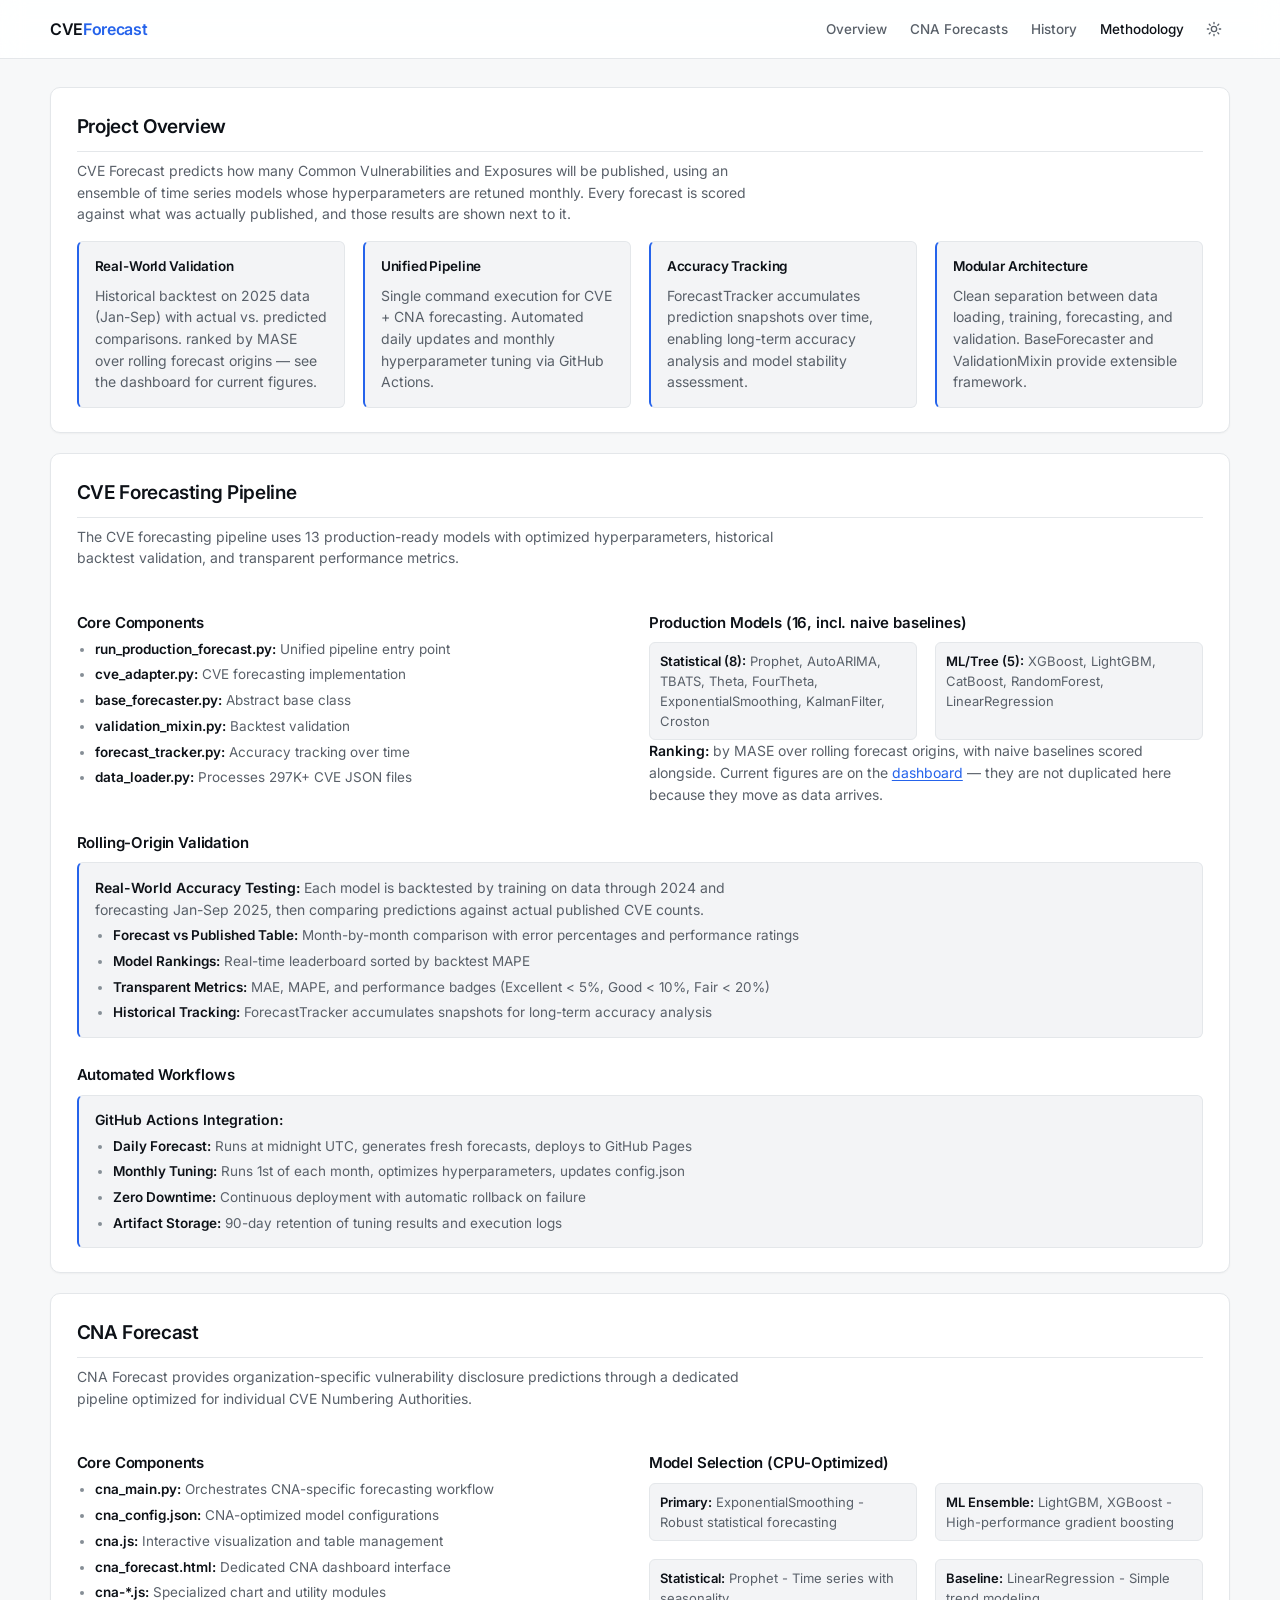
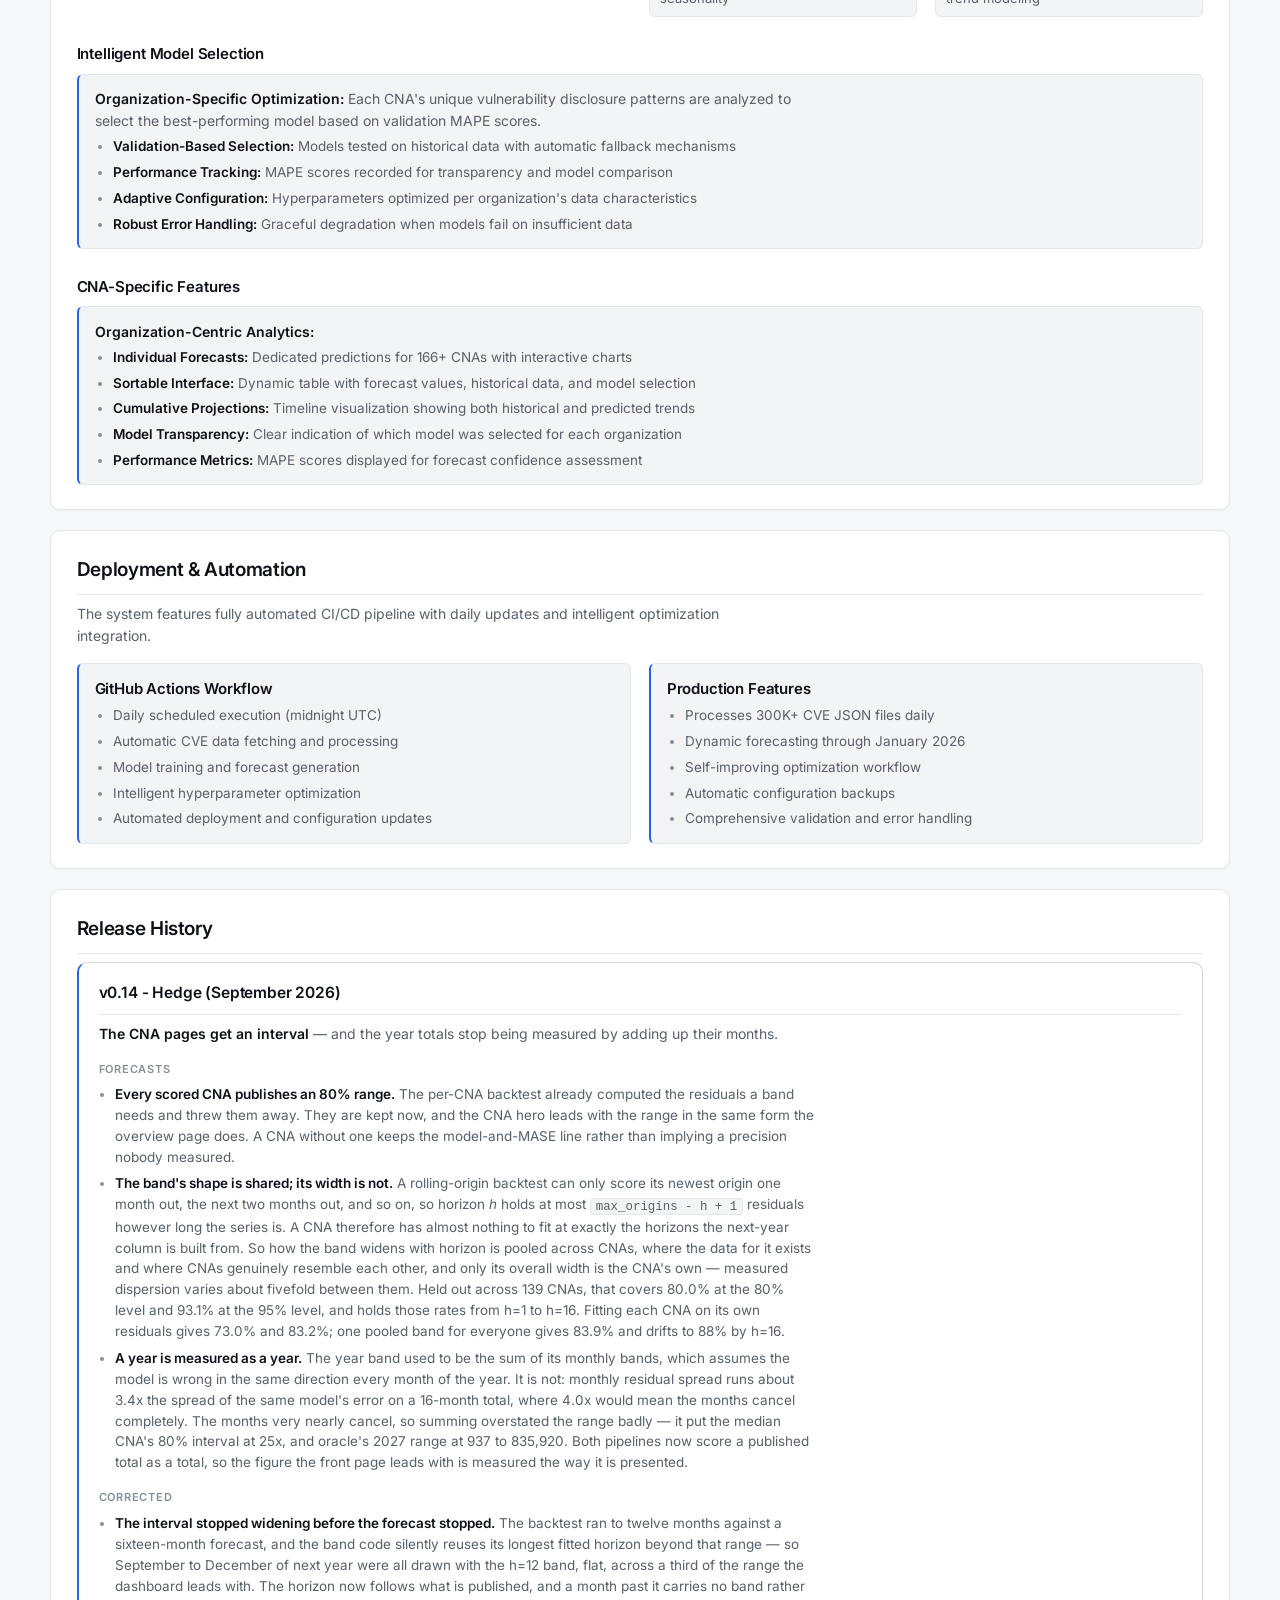
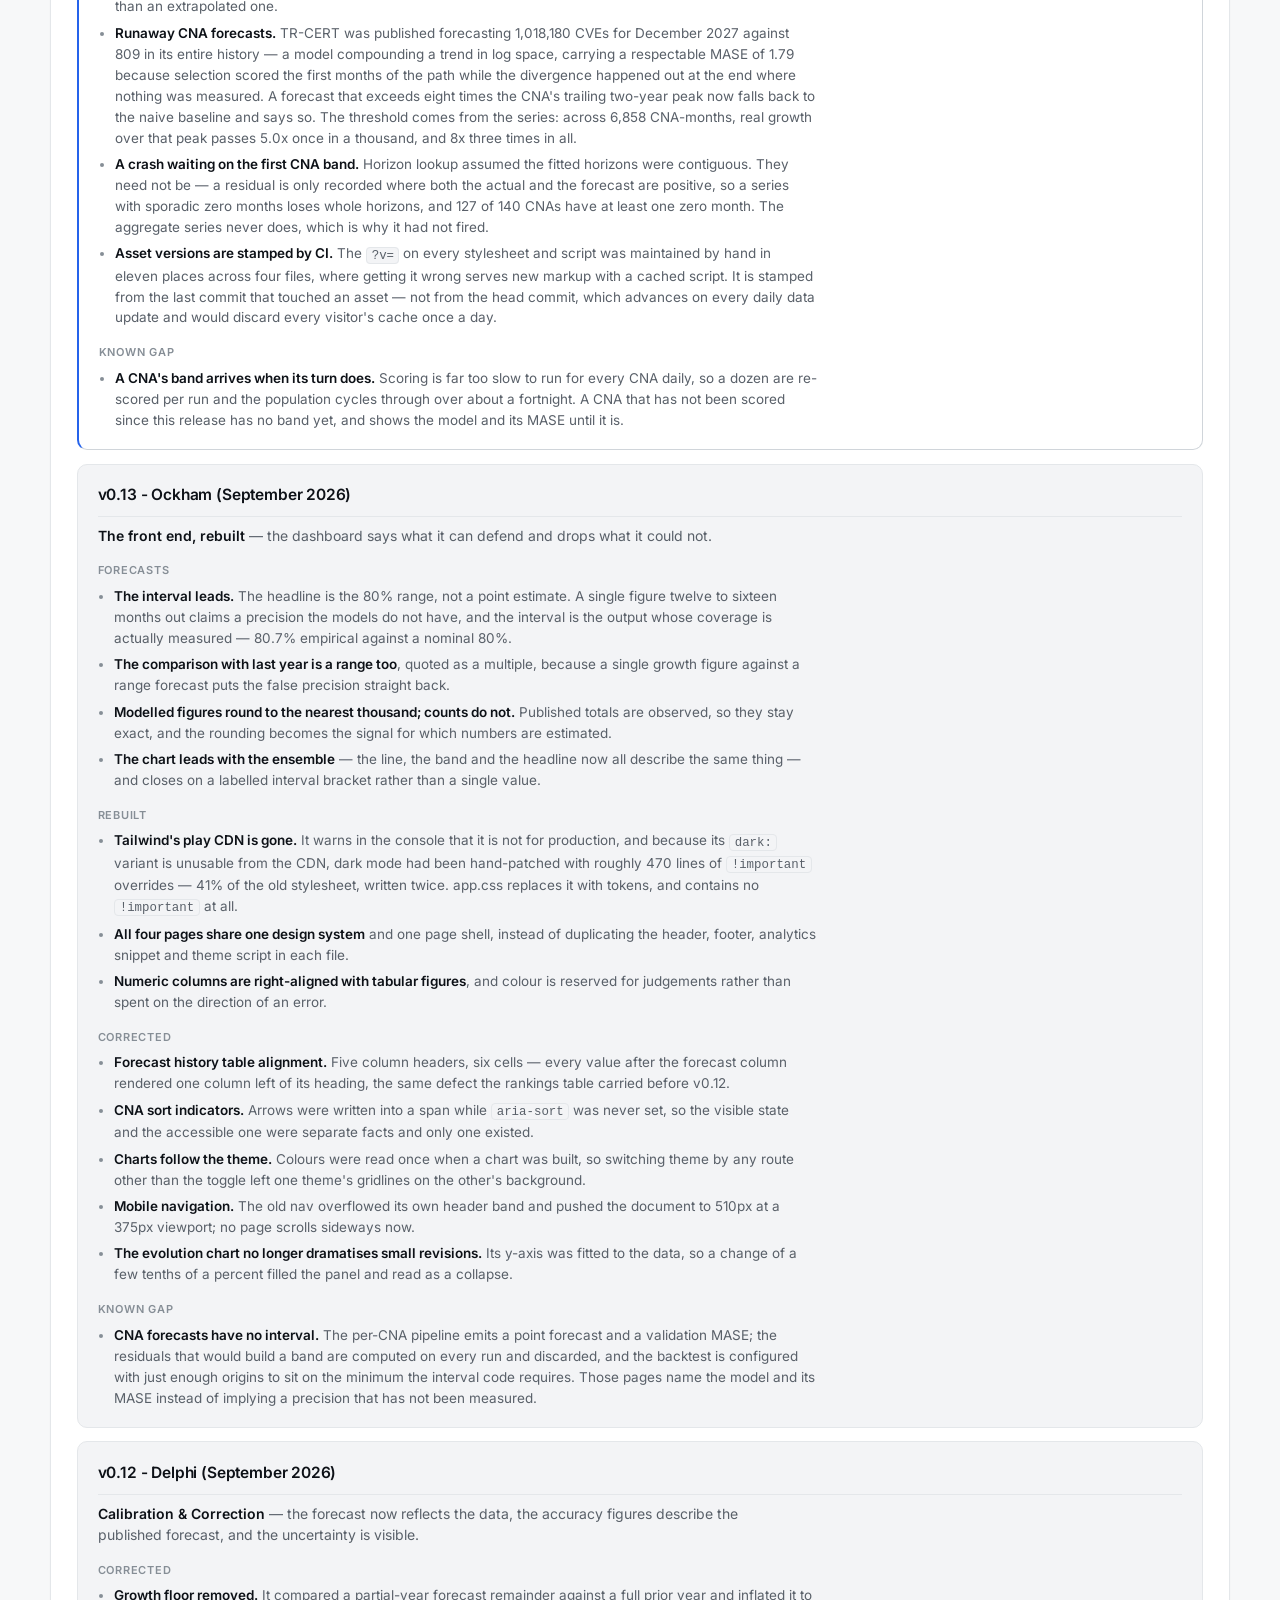
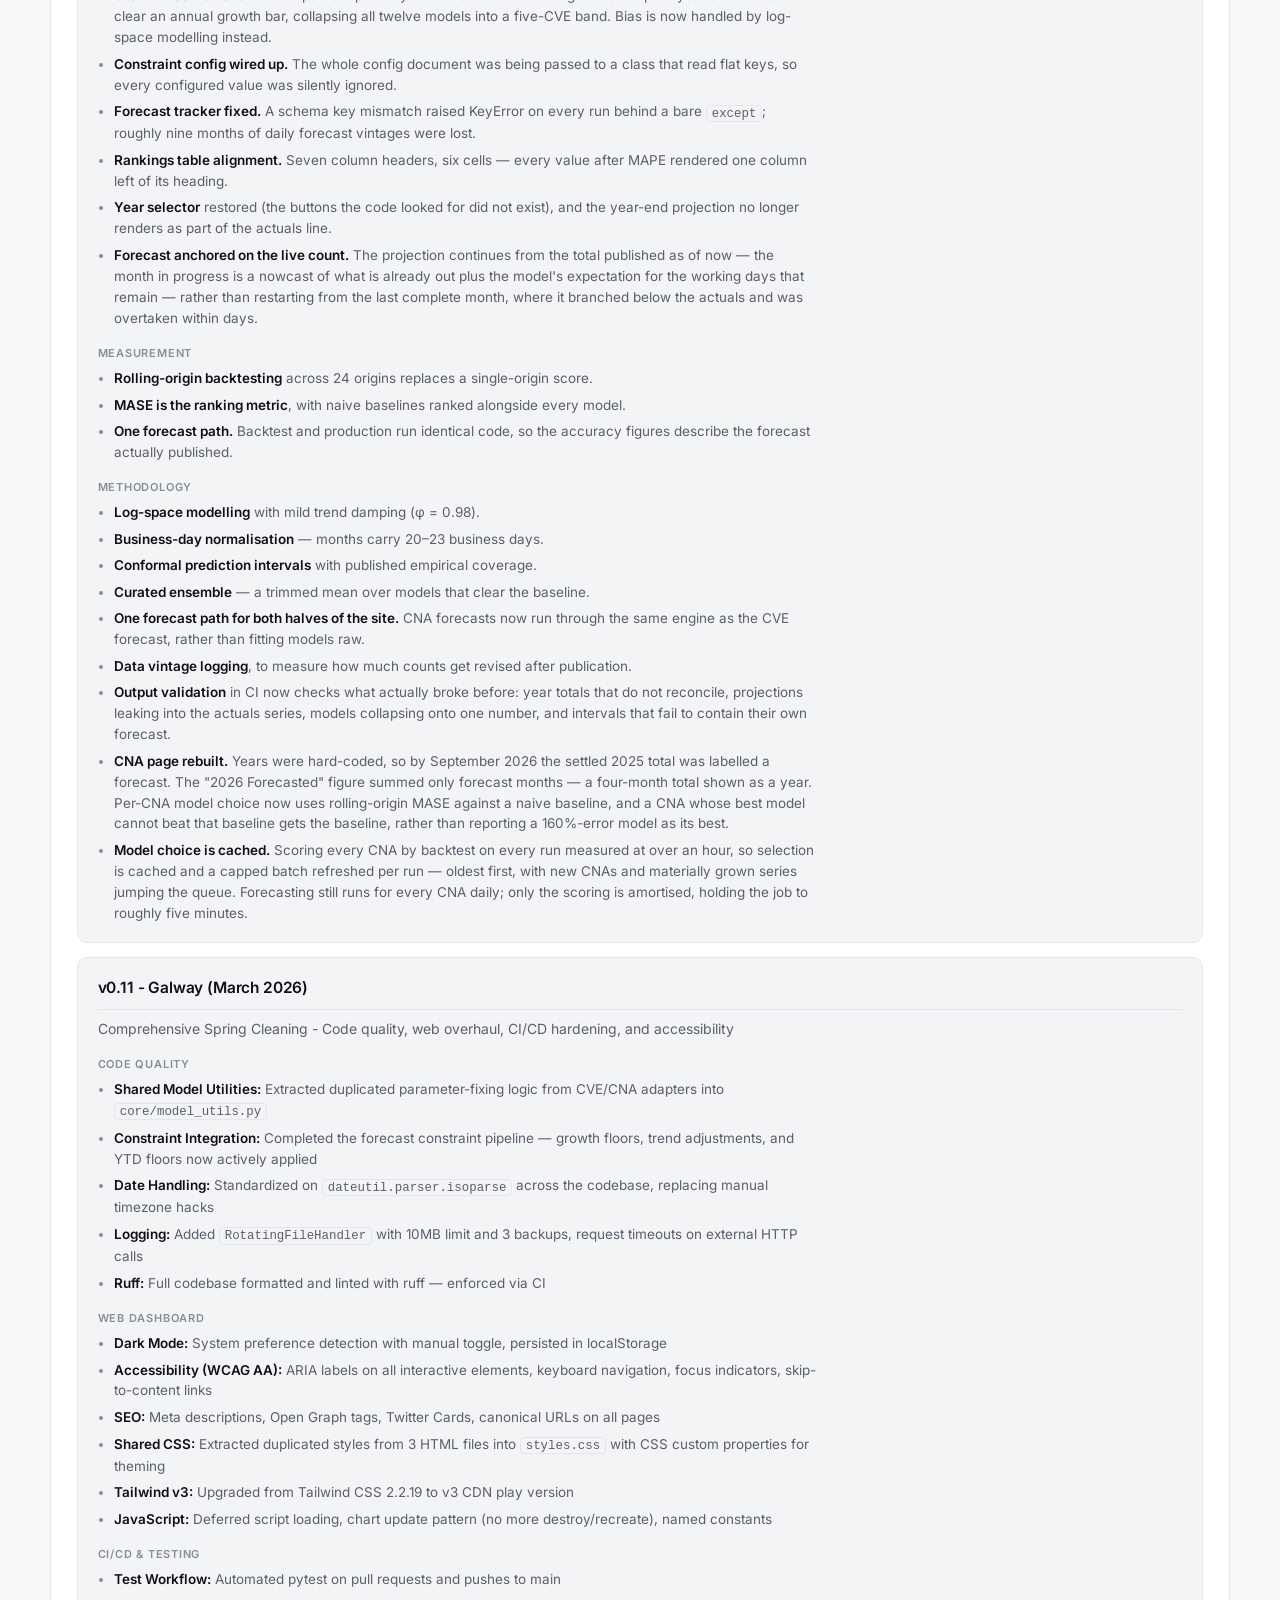
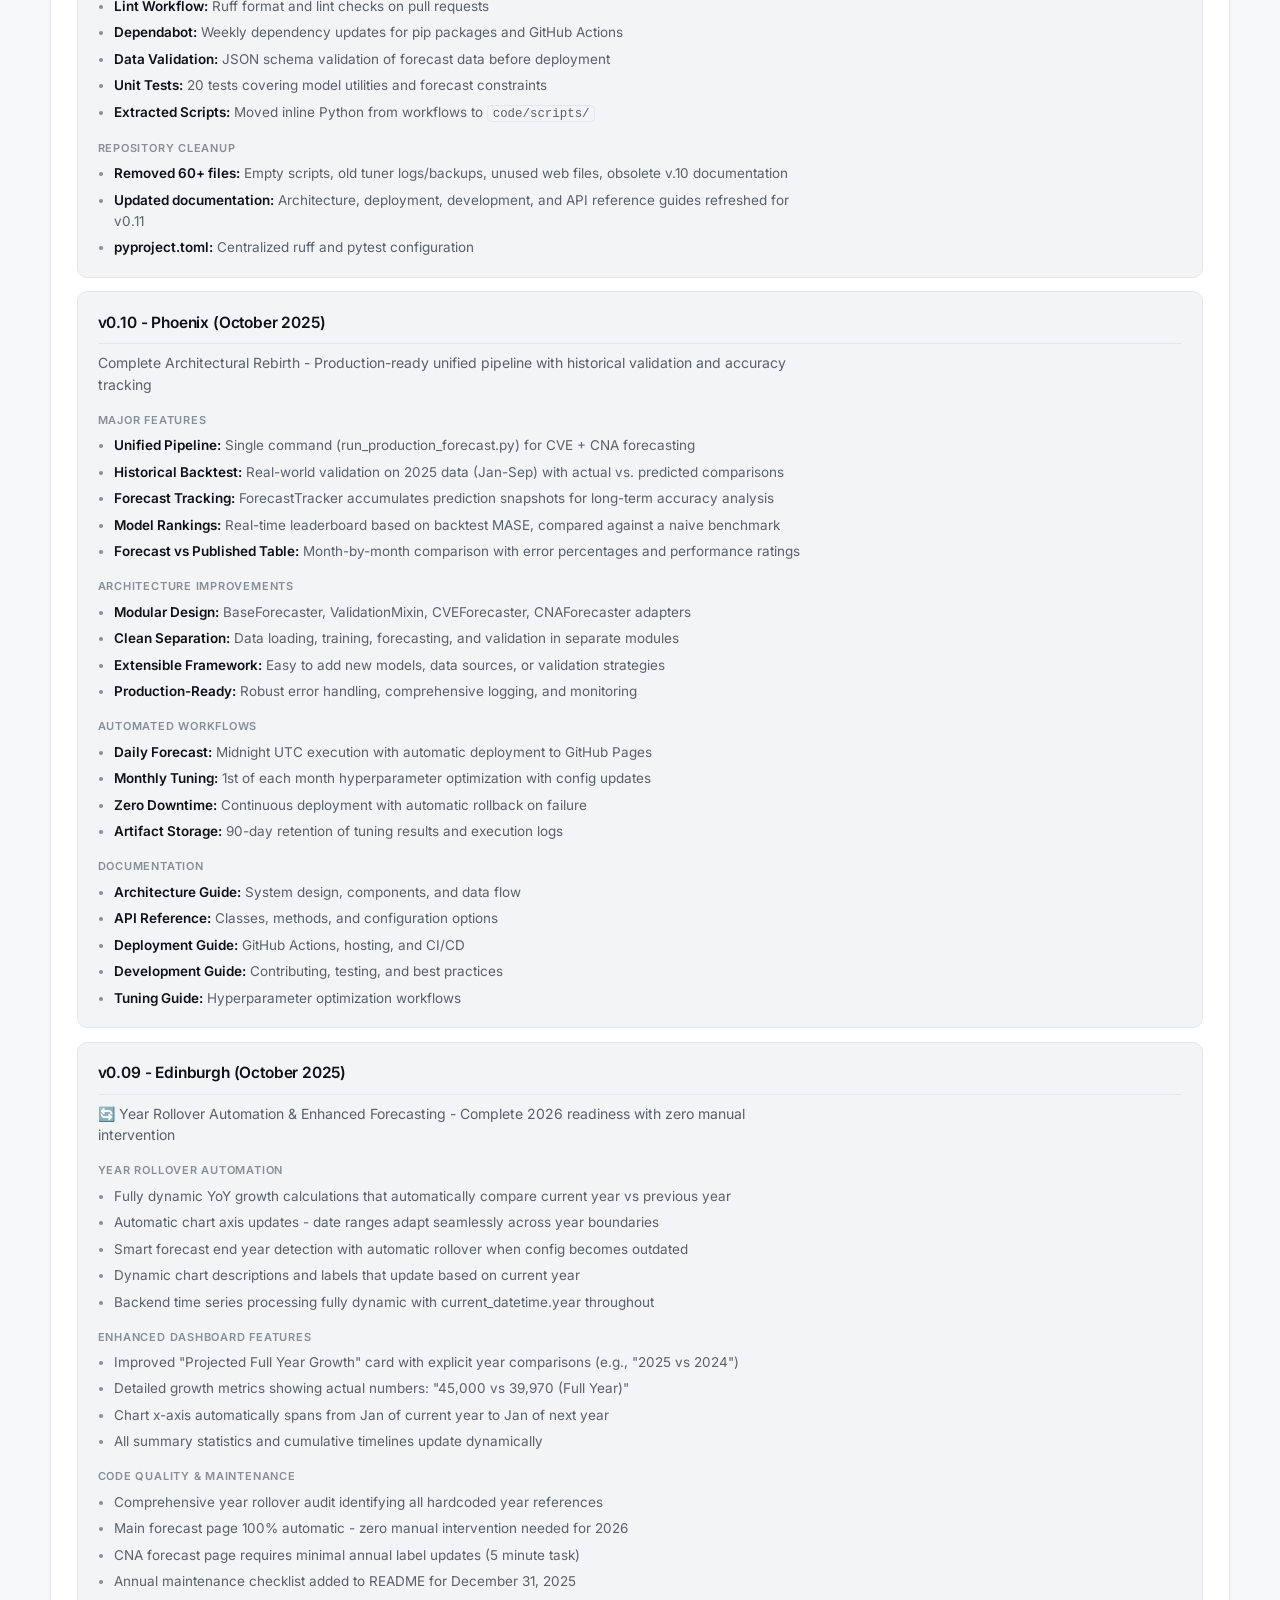
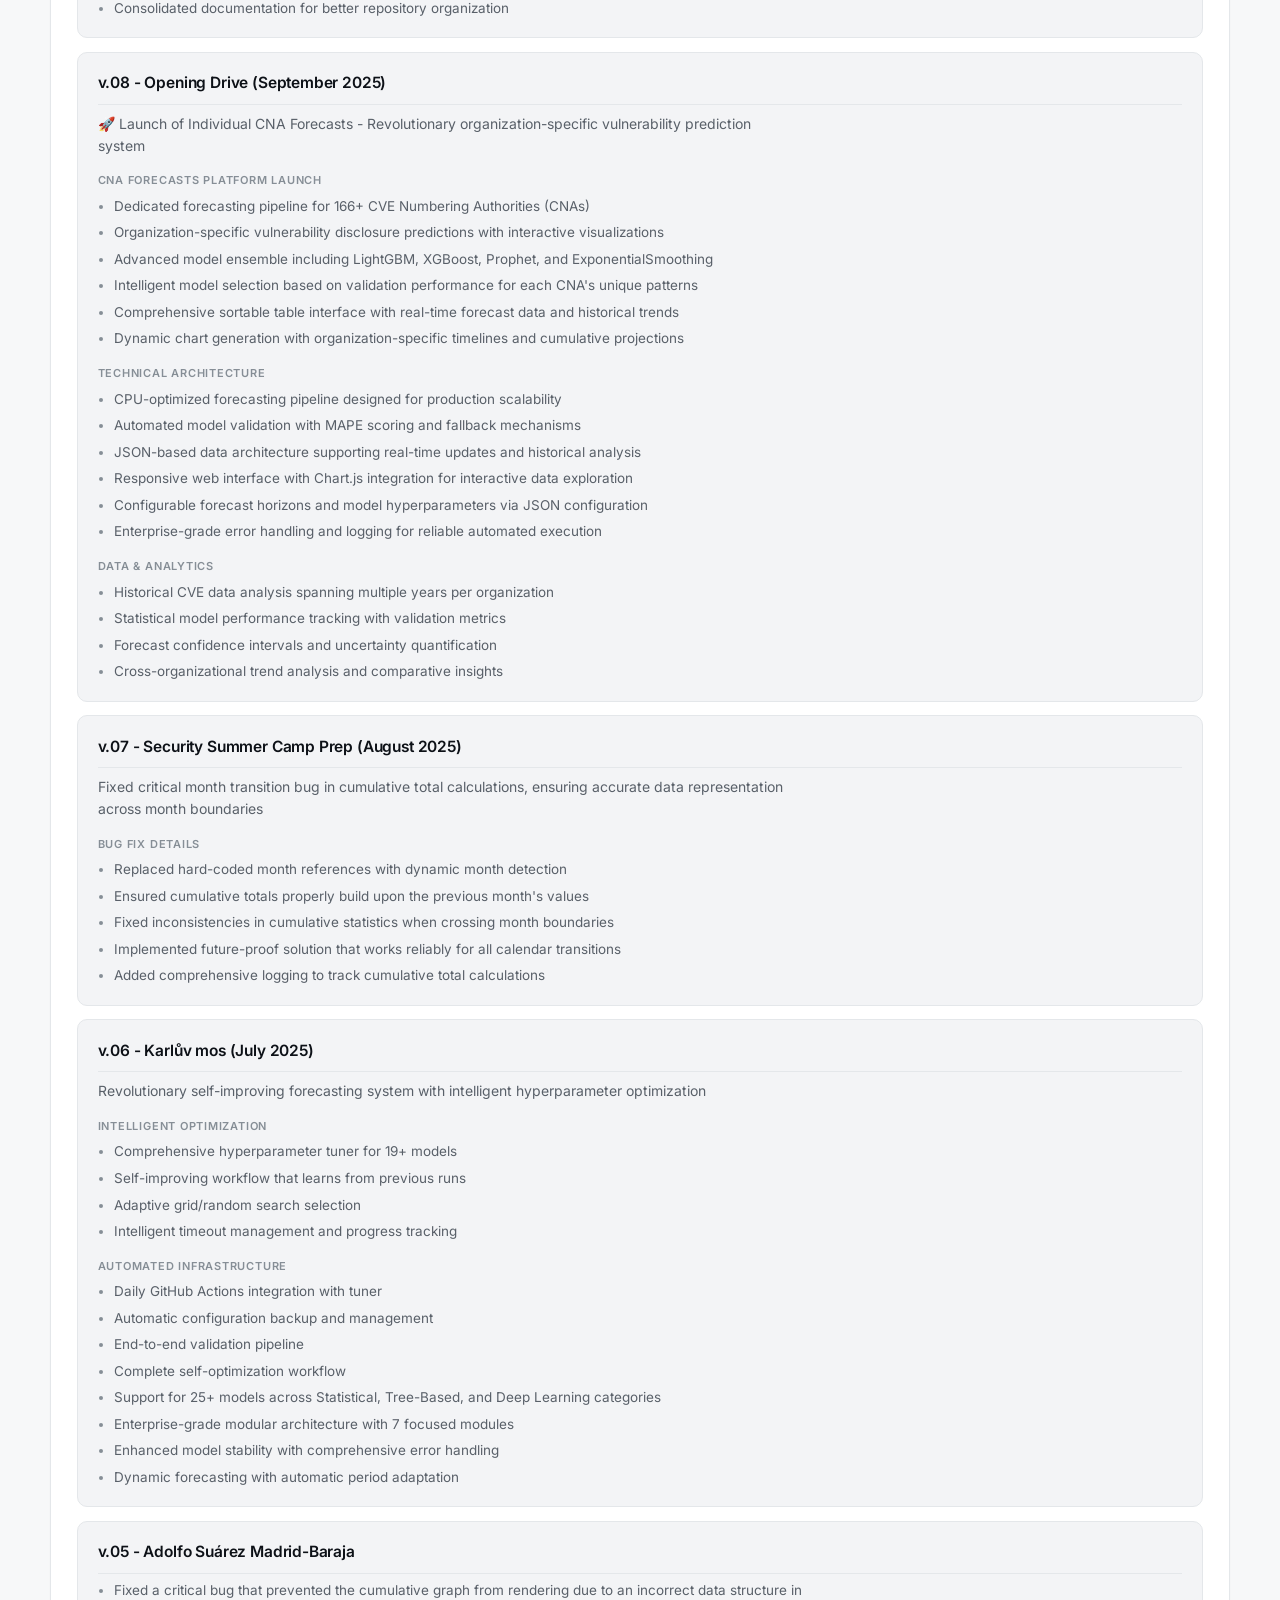
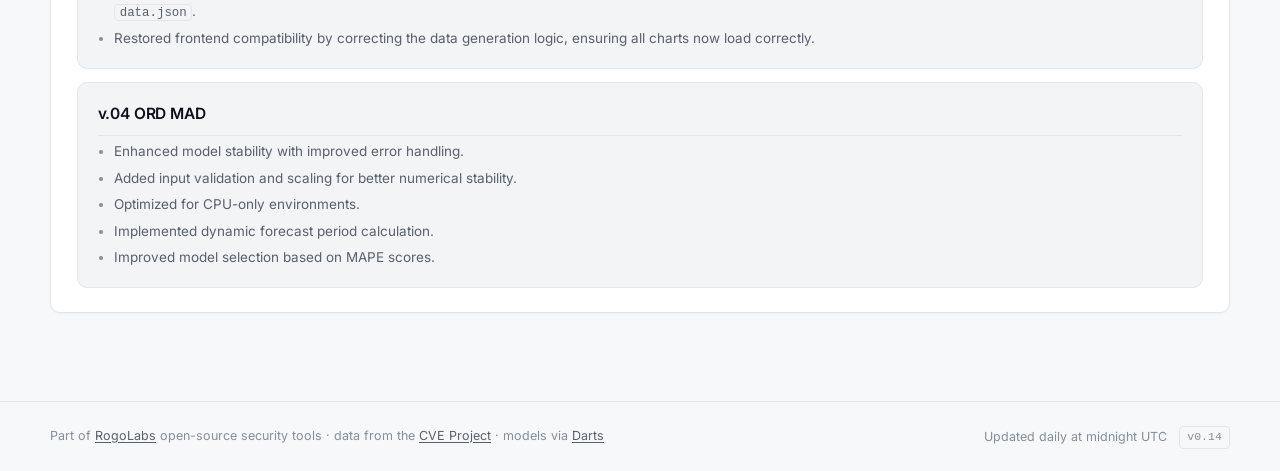
<file: web/technical_details.html>
<!DOCTYPE html>
<html lang="en">
<head>
    <!-- Google tag (gtag.js) -->
    <script async src="https://www.googletagmanager.com/gtag/js?id=G-5VDQPNTFQ2"></script>
    <script>
      window.dataLayer = window.dataLayer || [];
      function gtag(){dataLayer.push(arguments);}
      gtag('js', new Date());

      gtag('config', 'G-5VDQPNTFQ2');
    </script>
    <meta charset="UTF-8">
    <meta name="viewport" content="width=device-width, initial-scale=1">
    <title>Methodology - CVEForecast</title>
    <meta name="description" content="How CVEForecast builds and validates its forecasts: pipeline, models, rolling-origin validation and release history.">
    <link rel="canonical" href="https://cveforecast.org/technical_details.html">
    <link rel="icon" type="image/svg+xml" href="favicon.svg">

    <script>
        /* Runs before first paint so the correct theme is painted once, with no
           flash. Only an explicit choice is stamped; leaving the attribute off
           lets the prefers-color-scheme rules in app.css decide. */
        (function initThemeEarly() {
            try {
                const saved = localStorage.getItem('theme');
                if (saved === 'dark' || saved === 'light') {
                    document.documentElement.setAttribute('data-theme', saved);
                }
            } catch (error) {
                /* Private mode or blocked storage: fall through to the OS preference. */
            }
        })();
    </script>

    <link rel="preconnect" href="https://fonts.googleapis.com">
    <link rel="preconnect" href="https://fonts.gstatic.com" crossorigin>
    <link href="https://fonts.googleapis.com/css2?family=Inter:wght@400..700&display=swap" rel="stylesheet">
    <link rel="stylesheet" href="app.css?v=__ASSET_VERSION__">
</head>
<body>
<a href="#main" class="skip-link">Skip to main content</a>

<header class="site-header">
    <div class="wrap site-header__inner">
        <a class="brand" href="index.html">
            <span class="brand__name">CVE<span>Forecast</span></span>
        </a>
        <nav class="site-nav" aria-label="Main">
            <div class="site-nav__links" id="navLinks">
                <a href="index.html">Overview</a>
                <a href="cna_forecast.html">CNA Forecasts</a>
                <a href="forecast_history.html">History</a>
                <a href="technical_details.html" aria-current="page">Methodology</a>
            </div>
            <button class="icon-btn" id="themeToggle" aria-label="Toggle dark mode">
                <svg class="sun" viewBox="0 0 24 24" fill="none" stroke="currentColor" stroke-width="2" stroke-linecap="round" aria-hidden="true"><circle cx="12" cy="12" r="4"/><path d="M12 2v2M12 20v2M4.9 4.9l1.4 1.4M17.7 17.7l1.4 1.4M2 12h2M20 12h2M4.9 19.1l1.4-1.4M17.7 6.3l1.4-1.4"/></svg>
                <svg class="moon" viewBox="0 0 24 24" fill="none" stroke="currentColor" stroke-width="2" stroke-linecap="round" stroke-linejoin="round" aria-hidden="true"><path d="M21 12.8A9 9 0 1 1 11.2 3a7 7 0 0 0 9.8 9.8z"/></svg>
            </button>
            <button class="icon-btn nav-toggle" id="navToggle" aria-label="Menu" aria-expanded="false" aria-controls="navLinks">
                <svg viewBox="0 0 24 24" fill="none" stroke="currentColor" stroke-width="2" stroke-linecap="round" aria-hidden="true"><path d="M3 6h18M3 12h18M3 18h18"/></svg>
            </button>
        </nav>
    </div>
</header>

<main id="main" class="wrap stack">
<div class="panel prose">
            <h2>Project Overview</h2>
            <p>CVE Forecast predicts how many Common Vulnerabilities and Exposures will be published, using an ensemble of time series models whose hyperparameters are retuned monthly. Every forecast is scored against what was actually published, and those results are shown next to it.</p>
            
            <div class="cols cols--4">
                <div class="callout">
                    <h4>Real-World Validation</h4>
                    <p>Historical backtest on 2025 data (Jan-Sep) with actual vs. predicted comparisons. ranked by MASE over rolling forecast origins &mdash; see the dashboard for current figures.</p>
                </div>
                <div class="callout">
                    <h4>Unified Pipeline</h4>
                    <p>Single command execution for CVE + CNA forecasting. Automated daily updates and monthly hyperparameter tuning via GitHub Actions.</p>
                </div>
                <div class="callout">
                    <h4>Accuracy Tracking</h4>
                    <p>ForecastTracker accumulates prediction snapshots over time, enabling long-term accuracy analysis and model stability assessment.</p>
                </div>
                <div class="callout">
                    <h4>Modular Architecture</h4>
                    <p>Clean separation between data loading, training, forecasting, and validation. BaseForecaster and ValidationMixin provide extensible framework.</p>
                </div>
            </div>
        </div>

        <div class="panel prose">
            <h2>CVE Forecasting Pipeline</h2>
            <p>The CVE forecasting pipeline uses 13 production-ready models with optimized hyperparameters, historical backtest validation, and transparent performance metrics.</p>
            
            <div class="cols cols--2">
                <div>
                    <h3>Core Components</h3>
                    <ul>
                        <li><strong>run_production_forecast.py:</strong> Unified pipeline entry point</li>
                        <li><strong>cve_adapter.py:</strong> CVE forecasting implementation</li>
                        <li><strong>base_forecaster.py:</strong> Abstract base class</li>
                        <li><strong>validation_mixin.py:</strong> Backtest validation</li>
                        <li><strong>forecast_tracker.py:</strong> Accuracy tracking over time</li>
                        <li><strong>data_loader.py:</strong> Processes 297K+ CVE JSON files</li>
                    </ul>
                </div>
                <div>
                    <h3>Production Models (16, incl. naive baselines)</h3>
                    <div class="cols cols--2">
                        <div class="chip">
                            <strong>Statistical (8):</strong> Prophet, AutoARIMA, TBATS, Theta, FourTheta, ExponentialSmoothing, KalmanFilter, Croston
                        </div>
                        <div class="chip">
                            <strong>ML/Tree (5):</strong> XGBoost, LightGBM, CatBoost, RandomForest, LinearRegression
                        </div>
                    </div>
                    <p><strong>Ranking:</strong> by MASE over rolling forecast origins, with naive baselines scored alongside. Current figures are on the <a href="index.html">dashboard</a> &mdash; they are not duplicated here because they move as data arrives.</p>
                </div>
            </div>
            
            <h3>Rolling-Origin Validation</h3>
            <div class="callout">
                <p><strong>Real-World Accuracy Testing:</strong> Each model is backtested by training on data through 2024 and forecasting Jan-Sep 2025, then comparing predictions against actual published CVE counts.</p>
                <ul>
                    <li><strong>Forecast vs Published Table:</strong> Month-by-month comparison with error percentages and performance ratings</li>
                    <li><strong>Model Rankings:</strong> Real-time leaderboard sorted by backtest MAPE</li>
                    <li><strong>Transparent Metrics:</strong> MAE, MAPE, and performance badges (Excellent < 5%, Good < 10%, Fair < 20%)</li>
                    <li><strong>Historical Tracking:</strong> ForecastTracker accumulates snapshots for long-term accuracy analysis</li>
                </ul>
            </div>
            
            <h3>Automated Workflows</h3>
            <div class="callout">
                <p><strong>GitHub Actions Integration:</strong></p>
                <ul>
                    <li><strong>Daily Forecast:</strong> Runs at midnight UTC, generates fresh forecasts, deploys to GitHub Pages</li>
                    <li><strong>Monthly Tuning:</strong> Runs 1st of each month, optimizes hyperparameters, updates config.json</li>
                    <li><strong>Zero Downtime:</strong> Continuous deployment with automatic rollback on failure</li>
                    <li><strong>Artifact Storage:</strong> 90-day retention of tuning results and execution logs</li>
                </ul>
            </div>
        </div>

        <div class="panel prose">
            <h2>CNA Forecast</h2>
            <p>CNA Forecast provides organization-specific vulnerability disclosure predictions through a dedicated pipeline optimized for individual CVE Numbering Authorities.</p>
            
            <div class="cols cols--2">
                <div>
                    <h3>Core Components</h3>
                    <ul>
                        <li><strong>cna_main.py:</strong> Orchestrates CNA-specific forecasting workflow</li>
                        <li><strong>cna_config.json:</strong> CNA-optimized model configurations</li>
                        <li><strong>cna.js:</strong> Interactive visualization and table management</li>
                        <li><strong>cna_forecast.html:</strong> Dedicated CNA dashboard interface</li>
                        <li><strong>cna-*.js:</strong> Specialized chart and utility modules</li>
                    </ul>
                </div>
                <div>
                    <h3>Model Selection (CPU-Optimized)</h3>
                    <div class="cols cols--2">
                        <div class="chip">
                            <strong>Primary:</strong> ExponentialSmoothing - Robust statistical forecasting
                        </div>
                        <div class="chip">
                            <strong>ML Ensemble:</strong> LightGBM, XGBoost - High-performance gradient boosting
                        </div>
                        <div class="chip">
                            <strong>Statistical:</strong> Prophet - Time series with seasonality
                        </div>
                        <div class="chip">
                            <strong>Baseline:</strong> LinearRegression - Simple trend modeling
                        </div>
                    </div>
                </div>
            </div>
            
            <h3>Intelligent Model Selection</h3>
            <div class="callout">
                <p><strong>Organization-Specific Optimization:</strong> Each CNA's unique vulnerability disclosure patterns are analyzed to select the best-performing model based on validation MAPE scores.</p>
                <ul>
                    <li><strong>Validation-Based Selection:</strong> Models tested on historical data with automatic fallback mechanisms</li>
                    <li><strong>Performance Tracking:</strong> MAPE scores recorded for transparency and model comparison</li>
                    <li><strong>Adaptive Configuration:</strong> Hyperparameters optimized per organization's data characteristics</li>
                    <li><strong>Robust Error Handling:</strong> Graceful degradation when models fail on insufficient data</li>
                </ul>
            </div>
            
            <h3>CNA-Specific Features</h3>
            <div class="callout">
                <p><strong>Organization-Centric Analytics:</strong></p>
                <ul>
                    <li><strong>Individual Forecasts:</strong> Dedicated predictions for 166+ CNAs with interactive charts</li>
                    <li><strong>Sortable Interface:</strong> Dynamic table with forecast values, historical data, and model selection</li>
                    <li><strong>Cumulative Projections:</strong> Timeline visualization showing both historical and predicted trends</li>
                    <li><strong>Model Transparency:</strong> Clear indication of which model was selected for each organization</li>
                    <li><strong>Performance Metrics:</strong> MAPE scores displayed for forecast confidence assessment</li>
                </ul>
            </div>
        </div>

        <div class="panel prose">
            <h2>Deployment & Automation</h2>
            <p>The system features fully automated CI/CD pipeline with daily updates and intelligent optimization integration.</p>
            
            <div class="cols cols--2">
                <div class="callout">
                    <h3>GitHub Actions Workflow</h3>
                    <ul>
                        <li>Daily scheduled execution (midnight UTC)</li>
                        <li>Automatic CVE data fetching and processing</li>
                        <li>Model training and forecast generation</li>
                        <li>Intelligent hyperparameter optimization</li>
                        <li>Automated deployment and configuration updates</li>
                    </ul>
                </div>
                <div class="callout">
                    <h3>Production Features</h3>
                    <ul>
                        <li>Processes 300K+ CVE JSON files daily</li>
                        <li>Dynamic forecasting through January 2026</li>
                        <li>Self-improving optimization workflow</li>
                        <li>Automatic configuration backups</li>
                        <li>Comprehensive validation and error handling</li>
                    </ul>
                </div>
            </div>
        </div>

        <div class="panel prose">
            <h2>Release History</h2>
<article class="release">
<h3>v0.14 - Hedge (September 2026)</h3>
<p><strong>The CNA pages get an interval</strong> &mdash; and the year totals stop being measured by
    adding up their months.</p>
<h4>Forecasts</h4>
<ul>
    <li><strong>Every scored CNA publishes an 80% range.</strong> The per-CNA backtest already computed
        the residuals a band needs and threw them away. They are kept now, and the CNA hero leads with
        the range in the same form the overview page does. A CNA without one keeps the model-and-MASE
        line rather than implying a precision nobody measured.</li>
    <li><strong>The band's shape is shared; its width is not.</strong> A rolling-origin backtest can
        only score its newest origin one month out, the next two months out, and so on, so horizon
        <em>h</em> holds at most <code>max_origins - h + 1</code> residuals however long the series is.
        A CNA therefore has almost nothing to fit at exactly the horizons the next-year column is built
        from. So how the band widens with horizon is pooled across CNAs, where the data for it exists
        and where CNAs genuinely resemble each other, and only its overall width is the CNA's own
        &mdash; measured dispersion varies about fivefold between them. Held out across 139 CNAs, that
        covers 80.0% at the 80% level and 93.1% at the 95% level, and holds those rates from h=1 to
        h=16. Fitting each CNA on its own residuals gives 73.0% and 83.2%; one pooled band for everyone
        gives 83.9% and drifts to 88% by h=16.</li>
    <li><strong>A year is measured as a year.</strong> The year band used to be the sum of its monthly
        bands, which assumes the model is wrong in the same direction every month of the year. It is
        not: monthly residual spread runs about 3.4x the spread of the same model's error on a
        16-month total, where 4.0x would mean the months cancel completely. The months very nearly
        cancel, so summing overstated the range badly &mdash; it put the median CNA's 80% interval at
        25x, and oracle's 2027 range at 937 to 835,920. Both pipelines now score a published total as a
        total, so the figure the front page leads with is measured the way it is presented.</li>
</ul>
<h4>Corrected</h4>
<ul>
    <li><strong>The interval stopped widening before the forecast stopped.</strong> The backtest ran to
        twelve months against a sixteen-month forecast, and the band code silently reuses its longest
        fitted horizon beyond that range &mdash; so September to December of next year were all drawn
        with the h=12 band, flat, across a third of the range the dashboard leads with. The horizon now
        follows what is published, and a month past it carries no band rather than an extrapolated
        one.</li>
    <li><strong>Runaway CNA forecasts.</strong> TR-CERT was published forecasting 1,018,180 CVEs for
        December 2027 against 809 in its entire history &mdash; a model compounding a trend in log
        space, carrying a respectable MASE of 1.79 because selection scored the first months of the
        path while the divergence happened out at the end where nothing was measured. A forecast that
        exceeds eight times the CNA's trailing two-year peak now falls back to the naive baseline and
        says so. The threshold comes from the series: across 6,858 CNA-months, real growth over that
        peak passes 5.0x once in a thousand, and 8x three times in all.</li>
    <li><strong>A crash waiting on the first CNA band.</strong> Horizon lookup assumed the fitted
        horizons were contiguous. They need not be &mdash; a residual is only recorded where both the
        actual and the forecast are positive, so a series with sporadic zero months loses whole
        horizons, and 127 of 140 CNAs have at least one zero month. The aggregate series never does,
        which is why it had not fired.</li>
    <li><strong>Asset versions are stamped by CI.</strong> The <code>?v=</code> on every stylesheet and
        script was maintained by hand in eleven places across four files, where getting it wrong serves
        new markup with a cached script. It is stamped from the last commit that touched an asset
        &mdash; not from the head commit, which advances on every daily data update and would discard
        every visitor's cache once a day.</li>
</ul>
<h4>Known gap</h4>
<ul>
    <li><strong>A CNA's band arrives when its turn does.</strong> Scoring is far too slow to run for
        every CNA daily, so a dozen are re-scored per run and the population cycles through over about
        a fortnight. A CNA that has not been scored since this release has no band yet, and shows the
        model and its MASE until it is.</li>
</ul>
</article>

<article class="release">
<h3>v0.13 - Ockham (September 2026)</h3>
<p><strong>The front end, rebuilt</strong> &mdash; the dashboard says what it can defend and drops what it could not.</p>
<h4>Forecasts</h4>
<ul>
    <li><strong>The interval leads.</strong> The headline is the 80% range, not a point estimate. A single
        figure twelve to sixteen months out claims a precision the models do not have, and the interval is
        the output whose coverage is actually measured &mdash; 80.7% empirical against a nominal 80%.</li>
    <li><strong>The comparison with last year is a range too</strong>, quoted as a multiple, because a single
        growth figure against a range forecast puts the false precision straight back.</li>
    <li><strong>Modelled figures round to the nearest thousand; counts do not.</strong> Published totals are
        observed, so they stay exact, and the rounding becomes the signal for which numbers are estimated.</li>
    <li><strong>The chart leads with the ensemble</strong> &mdash; the line, the band and the headline now all
        describe the same thing &mdash; and closes on a labelled interval bracket rather than a single value.</li>
</ul>
<h4>Rebuilt</h4>
<ul>
    <li><strong>Tailwind's play CDN is gone.</strong> It warns in the console that it is not for production,
        and because its <code>dark:</code> variant is unusable from the CDN, dark mode had been hand-patched
        with roughly 470 lines of <code>!important</code> overrides &mdash; 41% of the old stylesheet, written
        twice. app.css replaces it with tokens, and contains no <code>!important</code> at all.</li>
    <li><strong>All four pages share one design system</strong> and one page shell, instead of duplicating the
        header, footer, analytics snippet and theme script in each file.</li>
    <li><strong>Numeric columns are right-aligned with tabular figures</strong>, and colour is reserved for
        judgements rather than spent on the direction of an error.</li>
</ul>
<h4>Corrected</h4>
<ul>
    <li><strong>Forecast history table alignment.</strong> Five column headers, six cells &mdash; every value
        after the forecast column rendered one column left of its heading, the same defect the rankings table
        carried before v0.12.</li>
    <li><strong>CNA sort indicators.</strong> Arrows were written into a span while <code>aria-sort</code> was
        never set, so the visible state and the accessible one were separate facts and only one existed.</li>
    <li><strong>Charts follow the theme.</strong> Colours were read once when a chart was built, so switching
        theme by any route other than the toggle left one theme's gridlines on the other's background.</li>
    <li><strong>Mobile navigation.</strong> The old nav overflowed its own header band and pushed the document
        to 510px at a 375px viewport; no page scrolls sideways now.</li>
    <li><strong>The evolution chart no longer dramatises small revisions.</strong> Its y-axis was fitted to the
        data, so a change of a few tenths of a percent filled the panel and read as a collapse.</li>
</ul>
<h4>Known gap</h4>
<ul>
    <li><strong>CNA forecasts have no interval.</strong> The per-CNA pipeline emits a point forecast and a
        validation MASE; the residuals that would build a band are computed on every run and discarded, and
        the backtest is configured with just enough origins to sit on the minimum the interval code requires.
        Those pages name the model and its MASE instead of implying a precision that has not been measured.</li>
</ul>
</article>

<article class="release">
<h3>v0.12 - Delphi (September 2026)</h3>
                    <p>
                        <strong>Calibration &amp; Correction</strong> &mdash; the forecast now reflects the data,
                        the accuracy figures describe the published forecast, and the uncertainty is visible.
                    </p>
                            <h4>Corrected</h4>
                            <ul>
                                <li><strong>Growth floor removed.</strong> It compared a partial-year forecast remainder
                                    against a full prior year and inflated it to clear an annual growth bar, collapsing all
                                    twelve models into a five-CVE band. Bias is now handled by log-space modelling instead.</li>
                                <li><strong>Constraint config wired up.</strong> The whole config document was being passed to a
                                    class that read flat keys, so every configured value was silently ignored.</li>
                                <li><strong>Forecast tracker fixed.</strong> A schema key mismatch raised KeyError on every run
                                    behind a bare <code>except</code>; roughly nine months of daily forecast vintages were lost.</li>
                                <li><strong>Rankings table alignment.</strong> Seven column headers, six cells &mdash; every value
                                    after MAPE rendered one column left of its heading.</li>
                                <li><strong>Year selector</strong> restored (the buttons the code looked for did not exist), and
                                    the year-end projection no longer renders as part of the actuals line.</li>
                                <li><strong>Forecast anchored on the live count.</strong> The projection continues from the total
                                    published as of now &mdash; the month in progress is a nowcast of what is already out plus the
                                    model's expectation for the working days that remain &mdash; rather than restarting from the
                                    last complete month, where it branched below the actuals and was overtaken within days.</li>
                            </ul>
                            <h4>Measurement</h4>
                            <ul>
                                <li><strong>Rolling-origin backtesting</strong> across 24 origins replaces a single-origin score.</li>
                                <li><strong>MASE is the ranking metric</strong>, with naive baselines ranked alongside every model.</li>
                                <li><strong>One forecast path.</strong> Backtest and production run identical code, so the accuracy
                                    figures describe the forecast actually published.</li>
                            </ul>
                            <h4>Methodology</h4>
                            <ul>
                                <li><strong>Log-space modelling</strong> with mild trend damping (φ = 0.98).</li>
                                <li><strong>Business-day normalisation</strong> &mdash; months carry 20–23 business days.</li>
                                <li><strong>Conformal prediction intervals</strong> with published empirical coverage.</li>
                                <li><strong>Curated ensemble</strong> &mdash; a trimmed mean over models that clear the baseline.</li>
                                <li><strong>One forecast path for both halves of the site.</strong> CNA forecasts now run through the
                                    same engine as the CVE forecast, rather than fitting models raw.</li>
                                <li><strong>Data vintage logging</strong>, to measure how much counts get revised after publication.</li>
                                <li><strong>Output validation</strong> in CI now checks what actually broke before: year totals that
                                    do not reconcile, projections leaking into the actuals series, models collapsing onto one number,
                                    and intervals that fail to contain their own forecast.</li>
                                <li><strong>CNA page rebuilt.</strong> Years were hard-coded, so by September 2026 the settled 2025
                                    total was labelled a forecast. The "2026 Forecasted" figure summed only forecast months &mdash; a
                                    four-month total shown as a year. Per-CNA model choice now uses rolling-origin MASE against a
                                    naive baseline, and a CNA whose best model cannot beat that baseline gets the baseline, rather
                                    than reporting a 160%-error model as its best.</li>
                                <li><strong>Model choice is cached.</strong> Scoring every CNA by backtest on every run measured at
                                    over an hour, so selection is cached and a capped batch refreshed per run &mdash; oldest first,
                                    with new CNAs and materially grown series jumping the queue. Forecasting still runs for every CNA
                                    daily; only the scoring is amortised, holding the job to roughly five minutes.</li>
                            </ul>
</article>

<article class="release">
<h3>v0.11 - Galway (March 2026)</h3>
                <p>Comprehensive Spring Cleaning - Code quality, web overhaul, CI/CD hardening, and accessibility</p>
                    <h4>Code Quality</h4>
                    <ul>
                        <li><strong>Shared Model Utilities:</strong> Extracted duplicated parameter-fixing logic from CVE/CNA adapters into <code>core/model_utils.py</code></li>
                        <li><strong>Constraint Integration:</strong> Completed the forecast constraint pipeline — growth floors, trend adjustments, and YTD floors now actively applied</li>
                        <li><strong>Date Handling:</strong> Standardized on <code>dateutil.parser.isoparse</code> across the codebase, replacing manual timezone hacks</li>
                        <li><strong>Logging:</strong> Added <code>RotatingFileHandler</code> with 10MB limit and 3 backups, request timeouts on external HTTP calls</li>
                        <li><strong>Ruff:</strong> Full codebase formatted and linted with ruff — enforced via CI</li>
                    </ul>
                    <h4>Web Dashboard</h4>
                    <ul>
                        <li><strong>Dark Mode:</strong> System preference detection with manual toggle, persisted in localStorage</li>
                        <li><strong>Accessibility (WCAG AA):</strong> ARIA labels on all interactive elements, keyboard navigation, focus indicators, skip-to-content links</li>
                        <li><strong>SEO:</strong> Meta descriptions, Open Graph tags, Twitter Cards, canonical URLs on all pages</li>
                        <li><strong>Shared CSS:</strong> Extracted duplicated styles from 3 HTML files into <code>styles.css</code> with CSS custom properties for theming</li>
                        <li><strong>Tailwind v3:</strong> Upgraded from Tailwind CSS 2.2.19 to v3 CDN play version</li>
                        <li><strong>JavaScript:</strong> Deferred script loading, chart update pattern (no more destroy/recreate), named constants</li>
                    </ul>
                    <h4>CI/CD &amp; Testing</h4>
                    <ul>
                        <li><strong>Test Workflow:</strong> Automated pytest on pull requests and pushes to main</li>
                        <li><strong>Lint Workflow:</strong> Ruff format and lint checks on pull requests</li>
                        <li><strong>Dependabot:</strong> Weekly dependency updates for pip packages and GitHub Actions</li>
                        <li><strong>Data Validation:</strong> JSON schema validation of forecast data before deployment</li>
                        <li><strong>Unit Tests:</strong> 20 tests covering model utilities and forecast constraints</li>
                        <li><strong>Extracted Scripts:</strong> Moved inline Python from workflows to <code>code/scripts/</code></li>
                    </ul>
                    <h4>Repository Cleanup</h4>
                    <ul>
                        <li><strong>Removed 60+ files:</strong> Empty scripts, old tuner logs/backups, unused web files, obsolete v.10 documentation</li>
                        <li><strong>Updated documentation:</strong> Architecture, deployment, development, and API reference guides refreshed for v0.11</li>
                        <li><strong>pyproject.toml:</strong> Centralized ruff and pytest configuration</li>
                    </ul>
</article>

<article class="release">
<h3>v0.10 - Phoenix (October 2025)</h3>
                <p>Complete Architectural Rebirth - Production-ready unified pipeline with historical validation and accuracy tracking</p>
                    <h4>Major Features</h4>
                    <ul>
                        <li><strong>Unified Pipeline:</strong> Single command (run_production_forecast.py) for CVE + CNA forecasting</li>
                        <li><strong>Historical Backtest:</strong> Real-world validation on 2025 data (Jan-Sep) with actual vs. predicted comparisons</li>
                        <li><strong>Forecast Tracking:</strong> ForecastTracker accumulates prediction snapshots for long-term accuracy analysis</li>
                        <li><strong>Model Rankings:</strong> Real-time leaderboard based on backtest MASE, compared against a naive benchmark</li>
                        <li><strong>Forecast vs Published Table:</strong> Month-by-month comparison with error percentages and performance ratings</li>
                    </ul>
                    <h4>Architecture Improvements</h4>
                    <ul>
                        <li><strong>Modular Design:</strong> BaseForecaster, ValidationMixin, CVEForecaster, CNAForecaster adapters</li>
                        <li><strong>Clean Separation:</strong> Data loading, training, forecasting, and validation in separate modules</li>
                        <li><strong>Extensible Framework:</strong> Easy to add new models, data sources, or validation strategies</li>
                        <li><strong>Production-Ready:</strong> Robust error handling, comprehensive logging, and monitoring</li>
                    </ul>
                    <h4>Automated Workflows</h4>
                    <ul>
                        <li><strong>Daily Forecast:</strong> Midnight UTC execution with automatic deployment to GitHub Pages</li>
                        <li><strong>Monthly Tuning:</strong> 1st of each month hyperparameter optimization with config updates</li>
                        <li><strong>Zero Downtime:</strong> Continuous deployment with automatic rollback on failure</li>
                        <li><strong>Artifact Storage:</strong> 90-day retention of tuning results and execution logs</li>
                    </ul>
                    <h4>Documentation</h4>
                    <ul>
                        <li><strong>Architecture Guide:</strong> System design, components, and data flow</li>
                        <li><strong>API Reference:</strong> Classes, methods, and configuration options</li>
                        <li><strong>Deployment Guide:</strong> GitHub Actions, hosting, and CI/CD</li>
                        <li><strong>Development Guide:</strong> Contributing, testing, and best practices</li>
                        <li><strong>Tuning Guide:</strong> Hyperparameter optimization workflows</li>
                    </ul>
</article>

<article class="release">
<h3>v0.09 - Edinburgh (October 2025)</h3>
                <p>🔄 Year Rollover Automation & Enhanced Forecasting - Complete 2026 readiness with zero manual intervention</p>
                    <h4>Year Rollover Automation</h4>
                    <ul>
                        <li>Fully dynamic YoY growth calculations that automatically compare current year vs previous year</li>
                        <li>Automatic chart axis updates - date ranges adapt seamlessly across year boundaries</li>
                        <li>Smart forecast end year detection with automatic rollover when config becomes outdated</li>
                        <li>Dynamic chart descriptions and labels that update based on current year</li>
                        <li>Backend time series processing fully dynamic with current_datetime.year throughout</li>
                    </ul>
                    <h4>Enhanced Dashboard Features</h4>
                    <ul>
                        <li>Improved "Projected Full Year Growth" card with explicit year comparisons (e.g., "2025 vs 2024")</li>
                        <li>Detailed growth metrics showing actual numbers: "45,000 vs 39,970 (Full Year)"</li>
                        <li>Chart x-axis automatically spans from Jan of current year to Jan of next year</li>
                        <li>All summary statistics and cumulative timelines update dynamically</li>
                    </ul>
                    <h4>Code Quality & Maintenance</h4>
                    <ul>
                        <li>Comprehensive year rollover audit identifying all hardcoded year references</li>
                        <li>Main forecast page 100% automatic - zero manual intervention needed for 2026</li>
                        <li>CNA forecast page requires minimal annual label updates (5 minute task)</li>
                        <li>Annual maintenance checklist added to README for December 31, 2025</li>
                        <li>Consolidated documentation for better repository organization</li>
                    </ul>
</article>

<article class="release">
<h3>v.08 - Opening Drive (September 2025)</h3>
                <p>🚀 Launch of Individual CNA Forecasts - Revolutionary organization-specific vulnerability prediction system</p>
                    <h4>CNA Forecasts Platform Launch</h4>
                    <ul>
                        <li>Dedicated forecasting pipeline for 166+ CVE Numbering Authorities (CNAs)</li>
                        <li>Organization-specific vulnerability disclosure predictions with interactive visualizations</li>
                        <li>Advanced model ensemble including LightGBM, XGBoost, Prophet, and ExponentialSmoothing</li>
                        <li>Intelligent model selection based on validation performance for each CNA's unique patterns</li>
                        <li>Comprehensive sortable table interface with real-time forecast data and historical trends</li>
                        <li>Dynamic chart generation with organization-specific timelines and cumulative projections</li>
                    </ul>
                    <h4>Technical Architecture</h4>
                    <ul>
                        <li>CPU-optimized forecasting pipeline designed for production scalability</li>
                        <li>Automated model validation with MAPE scoring and fallback mechanisms</li>
                        <li>JSON-based data architecture supporting real-time updates and historical analysis</li>
                        <li>Responsive web interface with Chart.js integration for interactive data exploration</li>
                        <li>Configurable forecast horizons and model hyperparameters via JSON configuration</li>
                        <li>Enterprise-grade error handling and logging for reliable automated execution</li>
                    </ul>
                    <h4>Data & Analytics</h4>
                    <ul>
                        <li>Historical CVE data analysis spanning multiple years per organization</li>
                        <li>Statistical model performance tracking with validation metrics</li>
                        <li>Forecast confidence intervals and uncertainty quantification</li>
                        <li>Cross-organizational trend analysis and comparative insights</li>
                    </ul>
</article>

<article class="release">
<h3>v.07 - Security Summer Camp Prep (August 2025)</h3>
                <p>Fixed critical month transition bug in cumulative total calculations, ensuring accurate data representation across month boundaries</p>
                    <h4>Bug Fix Details</h4>
                    <ul>
                        <li>Replaced hard-coded month references with dynamic month detection</li>
                        <li>Ensured cumulative totals properly build upon the previous month's values</li>
                        <li>Fixed inconsistencies in cumulative statistics when crossing month boundaries</li>
                        <li>Implemented future-proof solution that works reliably for all calendar transitions</li>
                        <li>Added comprehensive logging to track cumulative total calculations</li>
                    </ul>
</article>

<article class="release">
<h3>v.06 - Karlův mos (July 2025)</h3>
                <p>Revolutionary self-improving forecasting system with intelligent hyperparameter optimization</p>
                        <h4>Intelligent Optimization</h4>
                        <ul>
                            <li>Comprehensive hyperparameter tuner for 19+ models</li>
                            <li>Self-improving workflow that learns from previous runs</li>
                            <li>Adaptive grid/random search selection</li>
                            <li>Intelligent timeout management and progress tracking</li>
                        </ul>
                        <h4>Automated Infrastructure</h4>
                        <ul>
                            <li>Daily GitHub Actions integration with tuner</li>
                            <li>Automatic configuration backup and management</li>
                            <li>End-to-end validation pipeline</li>
                            <li>Complete self-optimization workflow</li>
                        </ul>
                    <ul>
                        <li>Support for 25+ models across Statistical, Tree-Based, and Deep Learning categories</li>
                        <li>Enterprise-grade modular architecture with 7 focused modules</li>
                        <li>Enhanced model stability with comprehensive error handling</li>
                        <li>Dynamic forecasting with automatic period adaptation</li>
                    </ul>
</article>

<article class="release">
<h3>v.05 - Adolfo Suárez Madrid-Baraja</h3>
                <ul>
                    <li>Fixed a critical bug that prevented the cumulative graph from rendering due to an incorrect data structure in <code>data.json</code>.</li>
                    <li>Restored frontend compatibility by correcting the data generation logic, ensuring all charts now load correctly.</li>
                </ul>
</article>

<article class="release">
<h3>v.04 ORD MAD</h3>
                <ul>
                    <li>Enhanced model stability with improved error handling.</li>
                    <li>Added input validation and scaling for better numerical stability.</li>
                    <li>Optimized for CPU-only environments.</li>
                    <li>Implemented dynamic forecast period calculation.</li>
                    <li>Improved model selection based on MAPE scores.</li>
                </ul>
</article>
</div>
</main>

<footer class="site-footer">
    <div class="wrap site-footer__inner">
        <div>
            Part of <a href="https://rogolabs.net">RogoLabs</a> open-source security tools &middot;
            data from the <a href="https://github.com/CVEProject/cvelistV5">CVE Project</a> &middot;
            models via <a href="https://unit8co.github.io/darts/" target="_blank" rel="noopener noreferrer">Darts</a>
        </div>
        <div style="display:flex;align-items:center;gap:.75rem">
            <span>Updated daily at midnight UTC</span>
            <span class="ver">v0.14</span>
        </div>
    </div>
</footer>

<script src="shell.js?v=__ASSET_VERSION__" defer></script>
</body>
</html>
</file>
<file: web/app.css>
/* ==========================================================================
   CVEForecast — design system
   ==========================================================================

   Replaces the Tailwind Play CDN. Everything here is plain CSS driven by the
   tokens below, which is what lets dark mode be a single block of variable
   reassignments instead of the ~470 lines of hand-maintained `!important`
   utility overrides that styles.css needs.

   Pages are being moved onto this file one at a time; styles.css still serves
   the ones that have not moved yet and goes away when the last one does.
   ========================================================================== */

/* --------------------------------------------------------------------------
   Tokens

   The light palette is declared on bare :root so it always resolves. Dark is
   applied two ways on purpose: by the OS preference for visitors who have
   never touched the toggle, and by the data-theme attribute the toggle sets.
   The `:not([data-theme="light"])` guard keeps an explicit light choice from
   being overridden by a dark OS.
   -------------------------------------------------------------------------- */
:root {
    --bg:            #f7f8f9;
    --surface:       #ffffff;
    --surface-sunk:  #f3f4f6;
    --border:        #e4e7ea;
    --border-strong: #d0d5da;

    --text:          #0d1117;
    --text-muted:    #596069;
    --text-subtle:   #868e96;

    --accent:        #2563eb;
    --accent-soft:   #e8f0fe;

    --positive:      #0b8457;
    --positive-soft: #e3f5ec;
    --negative:      #c2362f;
    --negative-soft: #fdeceb;
    --warn:          #9a6500;
    --warn-soft:     #fdf3e0;
    --neutral-soft:  #eef0f2;

    --band:          rgba(37, 99, 235, .18);
    --band-edge:     rgba(37, 99, 235, .42);
    --grid:          #e7eaec;

    --radius:    10px;
    --radius-sm: 6px;
    --shadow:    0 1px 2px rgba(13, 17, 23, .04);

    --mono: ui-monospace, SFMono-Regular, "SF Mono", Menlo, Consolas, monospace;
    --sans: Inter, system-ui, -apple-system, "Segoe UI", sans-serif;

    color-scheme: light;
}

/* Keep these two blocks identical in content. Only the selector differs. */
@media (prefers-color-scheme: dark) {
    :root:not([data-theme="light"]) {
        --bg:            #0c0e11;
        --surface:       #14171b;
        --surface-sunk:  #1b1f24;
        --border:        #252a30;
        --border-strong: #363d45;

        --text:          #e9ecef;
        --text-muted:    #9ba3ac;
        --text-subtle:   #767f88;

        --accent:        #5b9dff;
        --accent-soft:   #16263f;

        --positive:      #3ec98a;
        --positive-soft: #10281f;
        --negative:      #f2736a;
        --negative-soft: #2c1614;
        --warn:          #e0a83a;
        --warn-soft:     #2a2010;
        --neutral-soft:  #20252b;

        --band:          rgba(91, 157, 255, .22);
        --band-edge:     rgba(91, 157, 255, .55);
        --grid:          #2b323a;

        --shadow: 0 1px 2px rgba(0, 0, 0, .3);

        color-scheme: dark;
    }
}

:root[data-theme="dark"] {
    --bg:            #0c0e11;
    --surface:       #14171b;
    --surface-sunk:  #1b1f24;
    --border:        #252a30;
    --border-strong: #363d45;

    --text:          #e9ecef;
    --text-muted:    #9ba3ac;
    --text-subtle:   #767f88;

    --accent:        #5b9dff;
    --accent-soft:   #16263f;

    --positive:      #3ec98a;
    --positive-soft: #10281f;
    --negative:      #f2736a;
    --negative-soft: #2c1614;
    --warn:          #e0a83a;
    --warn-soft:     #2a2010;
    --neutral-soft:  #20252b;

    --band:          rgba(91, 157, 255, .22);
    --band-edge:     rgba(91, 157, 255, .55);
    --grid:          #2b323a;

    --shadow: 0 1px 2px rgba(0, 0, 0, .3);

    color-scheme: dark;
}

/* --------------------------------------------------------------------------
   Base
   -------------------------------------------------------------------------- */
*, *::before, *::after { box-sizing: border-box; }

html { -webkit-text-size-adjust: 100%; }

body {
    margin: 0;
    background: var(--bg);
    color: var(--text);
    font-family: var(--sans);
    font-size: 15px;
    line-height: 1.55;
    -webkit-font-smoothing: antialiased;
    font-synthesis-weight: none;
}

h1, h2, h3, h4 { margin: 0; font-weight: 600; letter-spacing: -.011em; }
p { margin: 0; }

a { color: var(--accent); text-underline-offset: 2px; }

/* Figures line up in columns only with tabular, lining numerals. */
.num, .stat__value, .figure__value, .figure__range b, .hero__meta b,
td.num, th.num, .method dd {
    font-variant-numeric: tabular-nums lining-nums;
}

:where(a, button, select, input, summary, [tabindex]):focus-visible {
    outline: 2px solid var(--accent);
    outline-offset: 2px;
    border-radius: 3px;
}

@media (prefers-reduced-motion: reduce) {
    *, *::before, *::after {
        animation-duration: .01ms !important;
        animation-iteration-count: 1 !important;
        transition-duration: .01ms !important;
    }
}

/* --------------------------------------------------------------------------
   Layout

   One primitive. Its width derives from the viewport, so no child can push
   the document into a horizontal scroll.
   -------------------------------------------------------------------------- */
.wrap { width: min(1180px, 100% - 2.5rem); margin-inline: auto; }
@media (max-width: 640px) { .wrap { width: min(1180px, 100% - 2rem); } }

main { padding: 1.75rem 0 3rem; }
.stack > * + * { margin-top: 1.25rem; }

.eyebrow {
    font-size: 11px; font-weight: 600; line-height: 1.4;
    letter-spacing: .07em; text-transform: uppercase;
    color: var(--text-subtle);
}

.sr-only {
    position: absolute; width: 1px; height: 1px; padding: 0; margin: -1px;
    overflow: hidden; clip: rect(0, 0, 0, 0); white-space: nowrap; border: 0;
}

.skip-link {
    position: absolute; left: -9999px; top: 0; z-index: 100;
    background: var(--accent); color: #fff;
    padding: .5rem 1rem; border-radius: 0 0 var(--radius-sm) 0;
    font-size: 14px; text-decoration: none;
}
.skip-link:focus { left: 0; }

/* --------------------------------------------------------------------------
   Header — the page surface with a rule under it, rather than a dark gradient
   slab sitting on a light body.
   -------------------------------------------------------------------------- */
.site-header {
    position: sticky; top: 0; z-index: 20;
    background: color-mix(in srgb, var(--surface) 88%, transparent);
    backdrop-filter: blur(12px);
    border-bottom: 1px solid var(--border);
}
.site-header__inner {
    display: flex; align-items: center; justify-content: space-between;
    gap: 1rem; height: 58px;
}

.brand { display: flex; align-items: center; gap: .625rem; min-width: 0; text-decoration: none; }
.brand__name {
    font-size: 16px; font-weight: 600; letter-spacing: -.02em;
    white-space: nowrap; color: var(--text); text-decoration: none;
}
.brand__name span { color: var(--accent); }

.site-nav { display: flex; align-items: center; gap: .25rem; }
.site-nav a {
    font-size: 13.5px; font-weight: 500; color: var(--text-muted);
    text-decoration: none; padding: .4rem .6rem; border-radius: var(--radius-sm);
    white-space: nowrap;
}
.site-nav a:hover { color: var(--text); background: var(--surface-sunk); }
.site-nav a[aria-current="page"] { color: var(--text); }

.icon-btn {
    display: grid; place-items: center; width: 32px; height: 32px;
    background: none; border: 1px solid transparent; border-radius: var(--radius-sm);
    color: var(--text-muted); cursor: pointer;
}
.icon-btn:hover { color: var(--text); background: var(--surface-sunk); border-color: var(--border); }
.icon-btn svg { width: 16px; height: 16px; }

/* Default to the sun; swap for dark by OS preference and by explicit choice,
   so the icon is right in all three states including un-stamped "system". */
.icon-btn .moon { display: none; }
@media (prefers-color-scheme: dark) {
    :root:not([data-theme="light"]) .icon-btn .moon { display: block; }
    :root:not([data-theme="light"]) .icon-btn .sun { display: none; }
}
:root[data-theme="dark"] .icon-btn .moon { display: block; }
:root[data-theme="dark"] .icon-btn .sun { display: none; }

.nav-toggle { display: none; }

@media (max-width: 720px) {
    .nav-toggle { display: grid; }
    .site-nav__links {
        position: absolute; inset: 58px 0 auto; display: none;
        flex-direction: column; align-items: stretch; gap: 0;
        padding: .5rem 1rem 1rem;
        background: var(--surface); border-bottom: 1px solid var(--border);
    }
    .site-nav__links[data-open="true"] { display: flex; }
    .site-nav__links a { padding: .65rem .5rem; font-size: 15px; }
}
@media (min-width: 721px) {
    .site-nav__links { display: flex; align-items: center; gap: .25rem; }
}

/* --------------------------------------------------------------------------
   Panels — one surface treatment. Border and shadow are spent by role, not
   stamped on every block, so the hero can outrank its neighbours.
   -------------------------------------------------------------------------- */
.panel {
    background: var(--surface);
    border: 1px solid var(--border);
    border-radius: var(--radius);
    box-shadow: var(--shadow);
}
.panel__head { padding: 1.15rem 1.35rem; border-bottom: 1px solid var(--border); }
.panel__head--plain { border-bottom: 0; padding-bottom: .5rem; }
.panel__head-row {
    display: flex; align-items: flex-start; justify-content: space-between;
    gap: 1rem; flex-wrap: wrap;
}
.panel__title { font-size: 16px; }
.panel__sub { margin-top: .3rem; font-size: 13px; color: var(--text-muted); max-width: 72ch; }
.panel__body { padding: 1.35rem; }

/* --------------------------------------------------------------------------
   Hero
   -------------------------------------------------------------------------- */
.hero { padding: 1.5rem 1.5rem 1.25rem; }
.hero__top {
    display: flex; align-items: flex-start; justify-content: space-between;
    gap: 1rem; flex-wrap: wrap;
}

.figure { margin-top: .85rem; display: flex; align-items: flex-end; gap: 1.5rem; flex-wrap: wrap; }
.figure__value {
    font-size: clamp(2.75rem, 7vw, 3.75rem);
    font-weight: 620; line-height: .95; letter-spacing: -.035em;
}
/* An interval is two figures and a dash, so it needs a smaller step than a
   single number would to hold one line down to phone width. */
.figure__value--range {
    font-size: clamp(1.75rem, 4.6vw, 2.85rem);
    letter-spacing: -.03em;
}
.figure__value--range .to { color: var(--text-subtle); font-weight: 400; margin: 0 .15em; }

/* The comparison with the prior year. Second in the hierarchy and deliberately
   close to the headline: it is the claim that survives being quoted, because
   it holds across the whole interval rather than at one point inside it. */
.figure__compare {
    margin-top: .5rem;
    font-size: clamp(14.5px, 1.4vw, 16.5px);
    color: var(--text-muted);
}
.figure__compare b {
    font-weight: 650;
    font-variant-numeric: tabular-nums lining-nums;
}
/* Accent, not red. The multiple is a finding, not a verdict — colouring it as
   an alarm editorialises a number the page is only meant to report. */
.figure__compare b { color: var(--accent); }

/* The point estimate, kept deliberately quiet. It sits near the floor of its
   own band, so promoting it would understate the forecast. */
.figure__note { margin-top: .45rem; font-size: 13px; color: var(--text-subtle); }
.figure__note b { font-weight: 600; color: var(--text-muted); font-variant-numeric: tabular-nums lining-nums; }

.hero__meta {
    margin-top: 1rem; padding-top: .9rem; border-top: 1px solid var(--border);
    display: flex; flex-wrap: wrap; gap: .3rem 1.1rem;
    font-size: 12.5px; color: var(--text-muted);
}
.hero__meta b { font-weight: 550; color: var(--text); }

/* Segmented control */
.seg {
    display: inline-flex; padding: 2px;
    background: var(--surface-sunk); border: 1px solid var(--border); border-radius: 8px;
}
.seg button {
    appearance: none; border: 0; background: none; cursor: pointer;
    padding: .3rem .75rem; border-radius: var(--radius-sm);
    font: inherit; font-size: 13px; font-weight: 550;
    font-variant-numeric: tabular-nums;
    color: var(--text-muted);
}
.seg button[aria-pressed="true"] { background: var(--surface); color: var(--text); box-shadow: var(--shadow); }

/* --------------------------------------------------------------------------
   Chart
   -------------------------------------------------------------------------- */
.chart { position: relative; height: 340px; margin-top: 1.25rem; }
@media (max-width: 640px) { .chart { height: 260px; } }

/* Toggle chips, in place of Chart.js's cramped strikethrough legend. */
.series { display: flex; flex-wrap: wrap; gap: .4rem; margin-top: 1rem; }
.series button {
    display: inline-flex; align-items: center; gap: .4rem;
    padding: .25rem .6rem .25rem .45rem;
    background: var(--surface); border: 1px solid var(--border); border-radius: 999px;
    font: inherit; font-size: 12px; font-weight: 500; color: var(--text-muted);
    cursor: pointer;
}
.series button:hover { border-color: var(--border-strong); color: var(--text); }
.series button[aria-pressed="true"] {
    color: var(--text); background: var(--surface-sunk); border-color: var(--border-strong);
}
.series button[aria-pressed="false"] .swatch { background: var(--border-strong) !important; }
.swatch { width: 9px; height: 9px; border-radius: 2px; flex: none; }

/* --------------------------------------------------------------------------
   Stat strip — a bordered grid rather than free-floating cards, so the row
   reads flush even when one cell's text is shorter than its neighbours'.
   -------------------------------------------------------------------------- */
.stats {
    /* auto-fit so a three-stat page does not leave a dead fourth cell. */
    display: grid; grid-template-columns: repeat(auto-fit, minmax(210px, 1fr));
    background: var(--border); gap: 1px;
    border: 1px solid var(--border); border-radius: var(--radius); overflow: hidden;
}
.stat { background: var(--surface); padding: 1rem 1.15rem; min-width: 0; }
.stat__value {
    margin-top: .3rem; font-size: 25px; font-weight: 600;
    letter-spacing: -.02em; line-height: 1.15; overflow-wrap: anywhere;
}
.stat__note { margin-top: .2rem; font-size: 12px; color: var(--text-subtle); }
@media (max-width: 860px) { .stats { grid-template-columns: repeat(2, 1fr); } }
@media (max-width: 420px) { .stats { grid-template-columns: 1fr; } }

/* --------------------------------------------------------------------------
   Tables
   -------------------------------------------------------------------------- */
.table-scroll { overflow-x: auto; min-width: 0; }
table { width: 100%; border-collapse: collapse; font-size: 13.5px; }
thead th {
    background: var(--surface);
    padding: .6rem 1rem; text-align: left;
    font-size: 11px; font-weight: 600; letter-spacing: .06em; text-transform: uppercase;
    color: var(--text-subtle); white-space: nowrap;
    border-bottom: 1px solid var(--border);
}
tbody td { padding: .6rem 1rem; border-bottom: 1px solid var(--border); color: var(--text-muted); }
tbody tr:last-child td { border-bottom: 0; }
tbody tr:hover td { background: var(--surface-sunk); }

th.num, td.num { text-align: right; }

/* A range in a numeric column. The dash is the quietest thing in the cell -
   it is punctuation, not a value - and the cell must not wrap mid-range,
   which would read as two separate numbers stacked. */
td.num .to { color: var(--text-subtle); margin: 0 .1em; }

/* A cell saying why there is no number. Quieter than a number, because it is
   the absence of one. */
td .muted { color: var(--text-subtle); font-variant-numeric: normal; }
td.num { white-space: nowrap; }
th.center, td.center { text-align: center; }
td.strong { color: var(--text); font-weight: 550; }
td.rank { color: var(--text-subtle); width: 1%; font-variant-numeric: tabular-nums; }

.model-name { display: inline-flex; align-items: center; gap: .4rem; color: var(--text); font-weight: 550; }
.model-name a { color: var(--text); text-decoration: none; }
.model-name a:hover { color: var(--accent); text-decoration: underline; }
.in-ensemble { color: var(--accent); font-size: 11px; }

/* Spread around the mean. Deliberately not a bar: every model scores between
   roughly 2.3 and 4.2, so bars drawn from zero all read the same length. */
.spread { margin-left: .4rem; font-size: 11.5px; font-weight: 400; color: var(--text-subtle); }

.metric-link { color: inherit; text-decoration: underline dotted; text-underline-offset: 3px; }
.metric-link:hover { color: var(--accent); }

/* Reserved for a genuine quality signal — interval calibration passing or
   failing. Direction of error is not a quality signal and is left uncoloured,
   since the sign carries it and the grade pill carries the judgement. */
.pos { color: var(--positive); }
.neg { color: var(--warn); }

/* --------------------------------------------------------------------------
   Pills — one component for every badge on the site.
   -------------------------------------------------------------------------- */
.pill {
    display: inline-flex; align-items: center; gap: .3rem;
    padding: .12rem .5rem; border-radius: 999px;
    font-size: 11.5px; font-weight: 550; white-space: nowrap;
}
.pill--good    { background: var(--positive-soft); color: var(--positive); }
.pill--bad     { background: var(--negative-soft); color: var(--negative); }
.pill--warn    { background: var(--warn-soft);     color: var(--warn); }
.pill--info    { background: var(--accent-soft);   color: var(--accent); }
.pill--neutral { background: var(--neutral-soft);  color: var(--text-muted); }

/* --------------------------------------------------------------------------
   Form controls
   -------------------------------------------------------------------------- */
select, input[type="search"], input[type="text"] {
    font: inherit; font-size: 13px; color: var(--text);
    background: var(--surface); border: 1px solid var(--border);
    border-radius: var(--radius-sm); padding: .3rem .55rem;
}
select:hover, input:hover { border-color: var(--border-strong); }

.btn {
    font: inherit; font-size: 13px; font-weight: 550;
    color: var(--text); background: var(--surface);
    border: 1px solid var(--border); border-radius: var(--radius-sm);
    padding: .35rem .7rem; cursor: pointer;
}
.btn:hover { background: var(--surface-sunk); border-color: var(--border-strong); }
.btn--primary { background: var(--accent); border-color: var(--accent); color: #fff; }
.btn--primary:hover { background: var(--accent); filter: brightness(1.08); }

/* --------------------------------------------------------------------------
   Model configuration rows (expandable, inside the rankings table)
   -------------------------------------------------------------------------- */
.expand-btn {
    display: grid; place-items: center; width: 26px; height: 26px; margin-inline: auto;
    background: none; border: 1px solid transparent; border-radius: var(--radius-sm);
    color: var(--text-subtle); cursor: pointer;
}
.expand-btn:hover { color: var(--text); background: var(--surface-sunk); border-color: var(--border); }
.expand-btn svg { width: 15px; height: 15px; transition: transform .15s ease; }
.expand-btn[aria-expanded="true"] svg { transform: rotate(180deg); }

.config-row > td { background: var(--surface-sunk); padding: 1rem 1.35rem; }
.config-row__head {
    display: flex; align-items: center; justify-content: space-between;
    gap: 1rem; margin-bottom: .6rem;
}
.config-row__head h4 { font-size: 13px; color: var(--text); }

.config-display {
    font-family: var(--mono); font-size: 12px; line-height: 1.6;
    background: var(--surface); border: 1px solid var(--border);
    border-radius: var(--radius-sm); padding: .75rem .9rem;
    overflow-x: auto; white-space: pre; color: var(--text-muted);
}
.json-key { color: var(--accent); }
.json-string { color: var(--positive); }
.json-number { color: var(--text); }
.json-boolean, .json-null { color: var(--warn); }

.hidden-row { display: none !important; }

/* --------------------------------------------------------------------------
   Methodology
   -------------------------------------------------------------------------- */
.method {
    display: grid; grid-template-columns: repeat(3, 1fr); gap: 1px;
    background: var(--border); border: 1px solid var(--border);
    border-radius: var(--radius); overflow: hidden;
}
.method > div { background: var(--surface); padding: 1rem 1.15rem; }
.method dl {
    margin: .55rem 0 0; display: grid; grid-template-columns: 1fr auto;
    gap: .35rem .75rem; font-size: 13px;
}
.method dt { color: var(--text-muted); }
.method dd { margin: 0; font-weight: 550; }
.method p { margin-top: .5rem; font-size: 12px; color: var(--text-subtle); }
@media (max-width: 760px) { .method { grid-template-columns: 1fr; } }

.settings { margin-top: .9rem; font-size: 12px; color: var(--text-subtle); font-family: var(--mono); }

/* --------------------------------------------------------------------------
   Loading and error states
   -------------------------------------------------------------------------- */
.state { padding: 4rem 1rem; text-align: center; color: var(--text-muted); }
.state h2 { font-size: 18px; color: var(--text); margin-bottom: .4rem; }
.state p { font-size: 14px; margin-bottom: 1rem; }

.spinner {
    width: 28px; height: 28px; margin: 0 auto 1rem;
    border: 2px solid var(--border);
    border-top-color: var(--accent);
    border-radius: 50%;
    animation: spin .8s linear infinite;
}
@keyframes spin { to { transform: rotate(360deg); } }

[hidden] { display: none !important; }

/* --------------------------------------------------------------------------
   Footer
   -------------------------------------------------------------------------- */
.site-footer { margin-top: 2.5rem; border-top: 1px solid var(--border); padding: 1.5rem 0 2.5rem; }
.site-footer__inner {
    display: flex; flex-wrap: wrap; gap: .75rem 2rem; justify-content: space-between;
    font-size: 12.5px; color: var(--text-subtle);
}
.site-footer a { color: var(--text-muted); }
.ver {
    font-family: var(--mono); font-size: 11.5px;
    padding: .1rem .45rem; border: 1px solid var(--border); border-radius: 4px;
}

/* --------------------------------------------------------------------------
   Prose

   Long-form pages (methodology, release history). Elements are styled by
   descendant selectors rather than carrying a class each, so the markup stays
   readable and the rhythm is set in one place.
   -------------------------------------------------------------------------- */
.prose { padding: 1.5rem 1.6rem; }
.prose > * + * { margin-top: 1rem; }

.prose h2 {
    font-size: 19px; letter-spacing: -.018em;
    padding-bottom: .6rem; border-bottom: 1px solid var(--border);
}
.prose h3 { font-size: 15px; margin-top: 1.6rem; }
.prose h4 { font-size: 13.5px; color: var(--text); }
.prose h2 + *, .prose h3 + *, .prose h4 + * { margin-top: .5rem; }

.prose p, .prose li { color: var(--text-muted); max-width: 78ch; }
.prose p { font-size: 14px; }

.prose ul, .prose ol { margin: 0; padding-left: 1.15rem; }
.prose li { font-size: 13.5px; margin-top: .3rem; }
.prose li::marker { color: var(--text-subtle); }
.prose strong { color: var(--text); font-weight: 600; }
.prose code {
    font-family: var(--mono); font-size: .92em;
    background: var(--surface-sunk); border: 1px solid var(--border);
    border-radius: 4px; padding: .05em .35em;
}

/* Columns. Collapse to one at phone width rather than shrinking. */
.cols { display: grid; gap: 1.1rem; grid-template-columns: 1fr; }
@media (min-width: 720px) {
    .cols--2 { grid-template-columns: repeat(2, 1fr); }
    .cols--3 { grid-template-columns: repeat(3, 1fr); }
    .cols--4 { grid-template-columns: repeat(4, 1fr); }
}
.cols > * { min-width: 0; }

/* One callout treatment, taking its accent from the page rather than from a
   different pastel per card. */
.callout {
    background: var(--surface-sunk);
    border: 1px solid var(--border);
    border-left: 2px solid var(--accent);
    border-radius: var(--radius-sm);
    padding: .85rem 1rem;
}
.callout--quiet { border-left-color: var(--border-strong); }
.callout > * + * { margin-top: .5rem; }
.callout h3, .callout h4 { margin-top: 0; }

.chip {
    background: var(--surface-sunk);
    border: 1px solid var(--border);
    border-radius: var(--radius-sm);
    padding: .5rem .65rem;
    font-size: 13px; color: var(--text-muted);
}

/* Release history: one box per version, so a long changelog reads as a stack
   of releases rather than a single unbroken column of headings and lists. */
.release {
    background: var(--surface-sunk);
    border: 1px solid var(--border);
    border-radius: var(--radius);
    padding: 1.15rem 1.25rem;
}
.release + .release { margin-top: .85rem; }
.release > * + * { margin-top: .75rem; }

/* The newest release leads, so it gets the accent and a lighter ground. */
.release:first-of-type {
    background: var(--surface);
    border-color: var(--border-strong);
    border-left: 2px solid var(--accent);
}

.release h3 {
    margin-top: 0; font-size: 15.5px;
    padding-bottom: .55rem; border-bottom: 1px solid var(--border);
}
.release h4 {
    margin-top: 1rem; font-size: 11px; font-weight: 600;
    letter-spacing: .07em; text-transform: uppercase; color: var(--text-subtle);
}
.release h4 + ul { margin-top: .4rem; }
.release ul { padding-left: 1.05rem; }
.release li { margin-top: .35rem; }

/* Data-vintage rows on the history page: a definition list in all but name. */
.vintage-row {
    display: flex; flex-wrap: wrap; gap: .25rem 1rem;
    justify-content: space-between;
    padding: .45rem 0; border-bottom: 1px solid var(--border);
    font-size: 13.5px; color: var(--text-muted);
}
.vintage-row:last-child { border-bottom: 0; }
.vintage-row b { color: var(--text); font-weight: 600; }
.vintage-n { color: var(--text-subtle); }

/* --------------------------------------------------------------------------
   CNA page: table controls, sorting, pagination, model distribution
   -------------------------------------------------------------------------- */
.table-controls { display: flex; flex-wrap: wrap; align-items: center; gap: .5rem; }
.table-controls input[type="search"] { width: 190px; }
@media (max-width: 520px) {
    .table-controls { width: 100%; }
    .table-controls input[type="search"] { flex: 1; width: auto; min-width: 0; }
}

th.sortable { cursor: pointer; user-select: none; }
th.sortable:hover { color: var(--text); background: var(--surface-sunk); }

/* The indicator is drawn from aria-sort, so the accessible state and the
   visible one cannot drift apart. */
.sort-indicator::after { content: '\2195'; opacity: .35; font-size: 10px; }
th[aria-sort="ascending"] .sort-indicator::after { content: '\2191'; opacity: 1; }
th[aria-sort="descending"] .sort-indicator::after { content: '\2193'; opacity: 1; }
th[aria-sort="ascending"], th[aria-sort="descending"] { color: var(--text); }

tbody tr.is-selected td { background: var(--accent-soft); }
tbody tr[data-cna] { cursor: pointer; }

.pager {
    display: flex; flex-wrap: wrap; align-items: center; justify-content: space-between;
    gap: .75rem; padding: .9rem 1.35rem; border-top: 1px solid var(--border);
}
.pager__count { font-size: 12.5px; color: var(--text-subtle); }
.pager__count b { color: var(--text); font-weight: 600; font-variant-numeric: tabular-nums; }
.pager__controls { display: flex; align-items: center; gap: .35rem; }
.pager__pages { display: flex; align-items: center; gap: .2rem; }
.pager__pages button {
    min-width: 30px; padding: .3rem .45rem;
    font-variant-numeric: tabular-nums;
}
.pager__pages button[aria-current="page"] {
    background: var(--accent); border-color: var(--accent); color: #fff;
}
.btn:disabled { opacity: .45; cursor: not-allowed; }
.btn:disabled:hover { background: var(--surface); border-color: var(--border); }

/* A nested stat grid sits inside a panel, so it drops the outer frame. */
.stats--inset { border: 0; border-radius: 0; margin-top: .55rem; }
.stats--inset .stat { padding: .75rem .85rem; }
.stats--inset .stat__value { font-size: 21px; }

.model-dist { margin-top: .55rem; display: flex; flex-direction: column; gap: .5rem; }
.model-dist__row { display: grid; grid-template-columns: 1fr auto; gap: .2rem .75rem; align-items: baseline; }
.model-dist__name { font-size: 13px; color: var(--text); font-weight: 550; }
.model-dist__count { font-size: 12.5px; color: var(--text-subtle); font-variant-numeric: tabular-nums; }
.model-dist__track {
    grid-column: 1 / -1; height: 5px; border-radius: 3px;
    background: var(--surface-sunk); overflow: hidden;
}
.model-dist__fill { display: block; height: 100%; border-radius: 3px; background: var(--accent); }
.model-dist__fill--baseline { background: var(--border-strong); }
</file>
